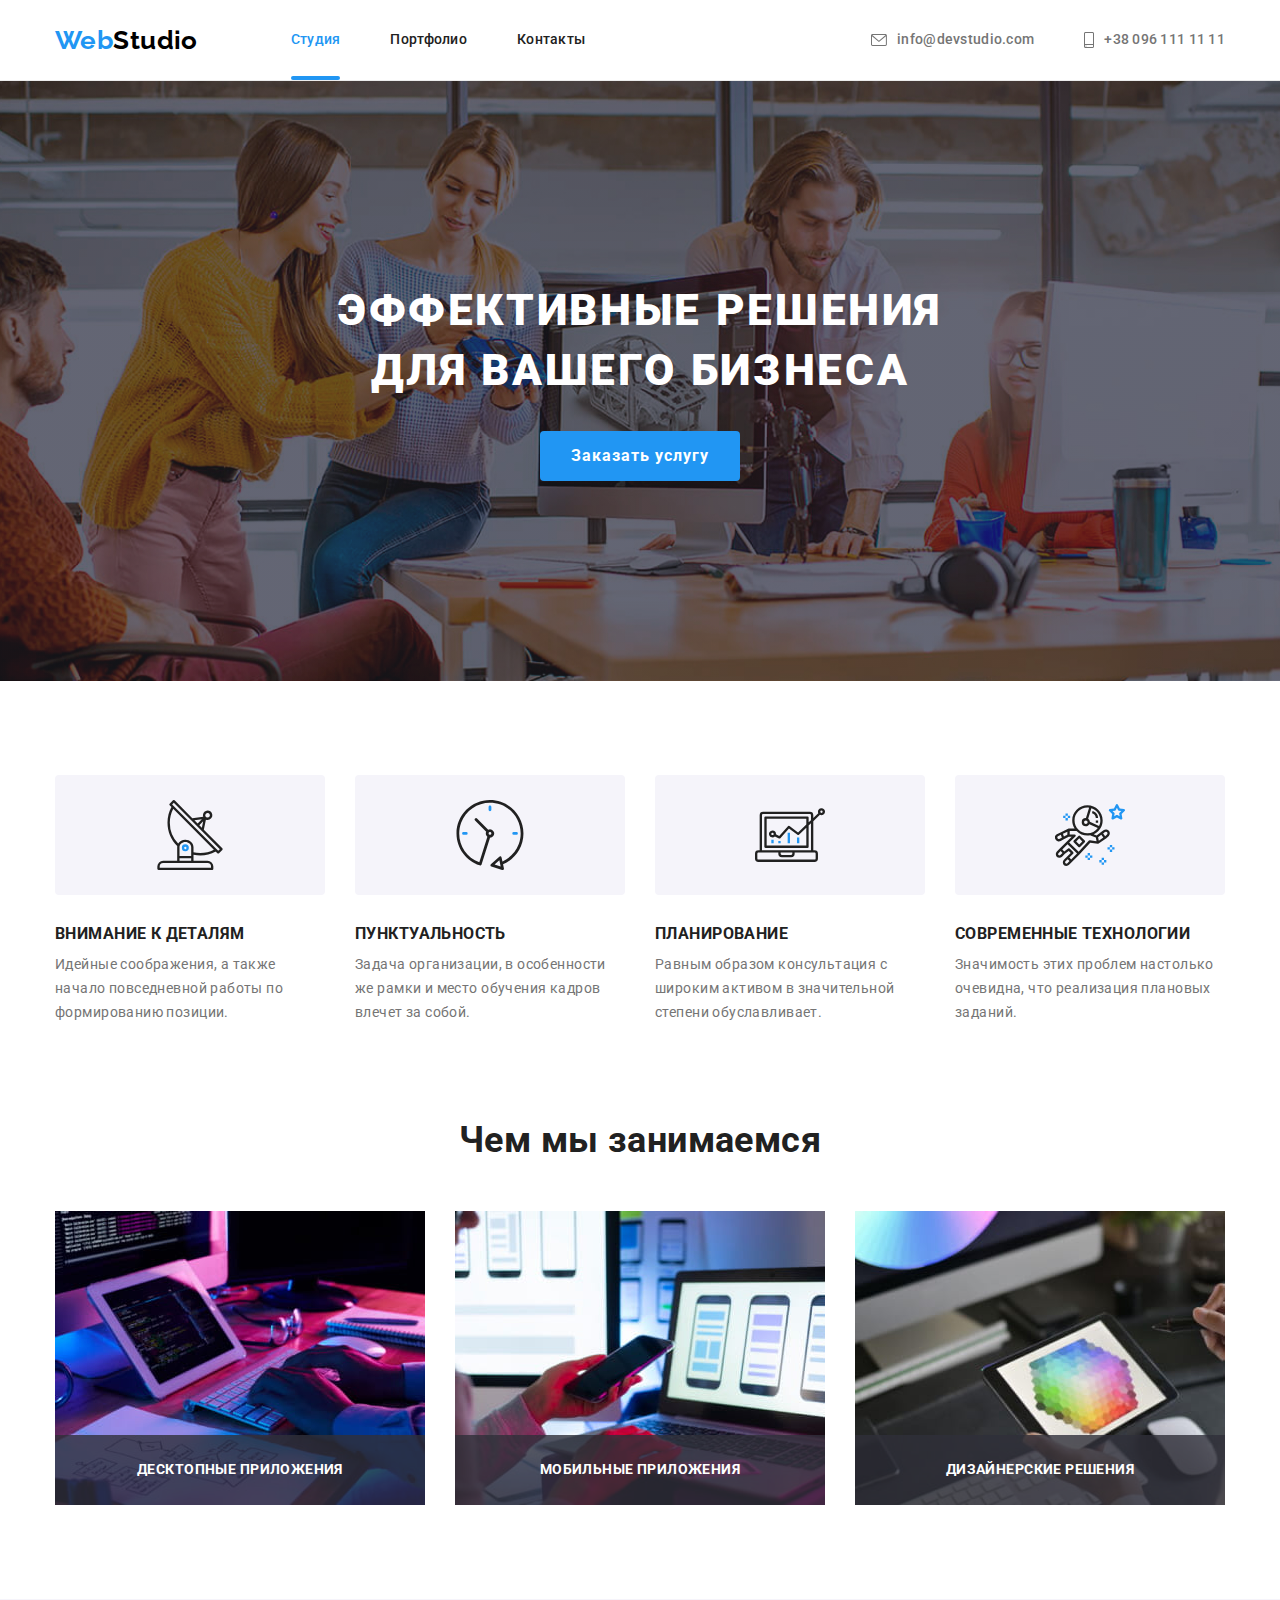
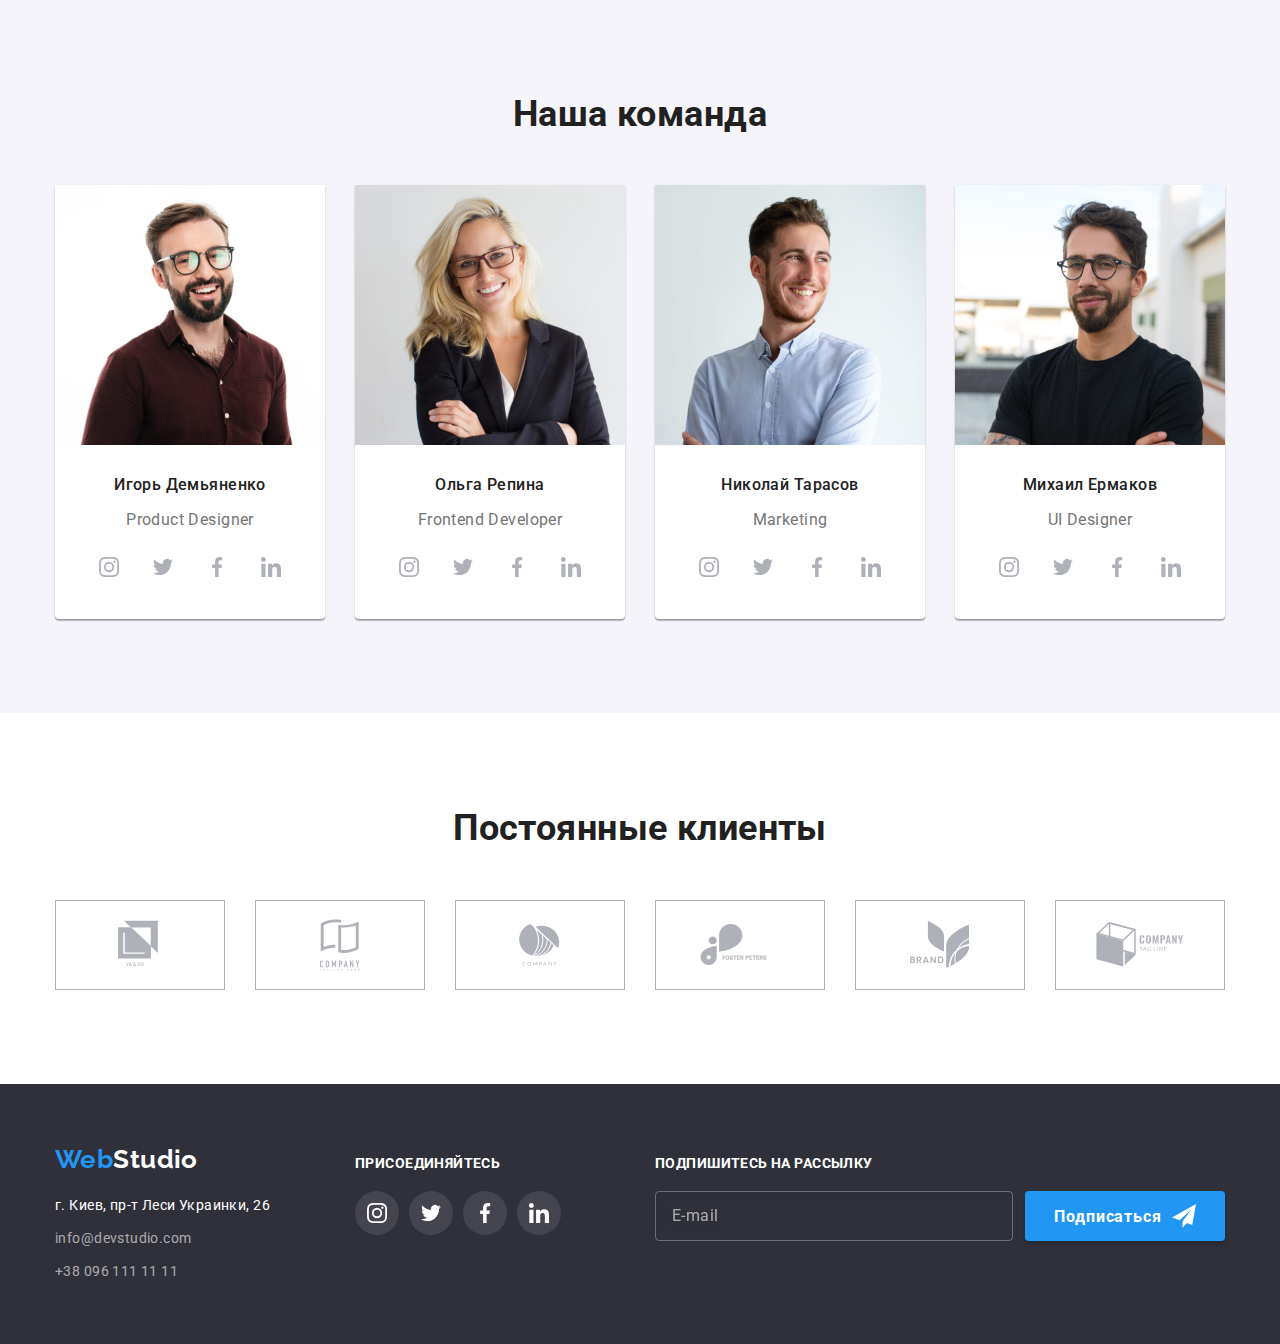
<file: index.html>
<!DOCTYPE html>
<html lang="ru">
<head>
    <meta charset="UTF-8">
    <meta http-equiv="X-UA-Compatible" content="IE=edge">
    <meta name="viewport" content="width=device-width, initial-scale=1.0">
    <title>Студия</title>
    <link rel="stylesheet" href="https://cdnjs.cloudflare.com/ajax/libs/modern-normalize/1.0.0/modern-normalize.min.css">
    <link rel="preconnect" href="https://fonts.gstatic.com">
    <link href="https://fonts.googleapis.com/css2?family=Raleway:wght@700&family=Roboto:wght@400;500;700;900&display=swap"
        rel="stylesheet">
    <link rel="stylesheet" href="./css/styles.css">   
</head>
<body>
    <!--Навигация--> 
    <header>
      <div class="container">
        <nav>
            <a class="logo" href="./index.html">Web<span class="accent-logo">Studio</span></a>
                
                <ul class="site-nav list">
                    <li><a class="link current menu-nav" href="./index.html">Студия</a></li>
                    <li><a class="link menu-nav" href="./portfolio.html">Портфолио</a></li>
                    <li><a class="link menu-nav" href="">Контакты</a></li>
                </ul>
         </nav>
                <ul class="list contacts">
                    <li><a class="link e-maile-phone" href="mailto:info@devstudio.com">
                      <svg class="icon-contacts" width="16" height="12" >
                       <use href="./images/sprite.svg#icon-envelope"></use>
                     </svg> info@devstudio.com</a></li>
                    <li><a class="link e-maile-phone" href="tel:+380961111111">
                      <svg class="icon-contacts" width="10" height="16">
                        <use href="./images/sprite.svg#icon-smartphone"></use>
                      </svg> +38 096 111 11 11</a></li>
                </ul>
      </div>
    </header>
   
    <main>

      <!--Шапка--> 
      <section class="hero">
        <div class="container">
          <h1 class="page-title">Эффективные решения <br/> для вашего бизнеса</h1>
          <button class="button" type="button" data-modal-open>Заказать услугу</button>
        </div>
      </section>

        <!-- Модальное окно - Modal window -->
        <div class="backdrop is-hidden" data-modal>
          <div class="modal">
            <button class="button-close" type="button" data-modal-close>
              <svg class="icon" width="11" height="11">
                <use href="./images/icons.svg#icon-close"></use>
              </svg>
            </button>
            <p class="modal-title">Оставьте свои данные, мы вам перезвоним</p>
            <form class="modal-form" autocomplete="off">
              <div class="form-field">
                <label class="form-label" for="username">Имя</label>
                <input class="form-input" type="text" name="username" id="username"/>
                <svg class="modal-icon" width="18" height="18">
                  <use href="./images/icons.svg#icon-person"></use>
                </svg>
              </div>
              <div class="form-field">
                <label class="form-label" for="user_phone">Телефон</label>
                <input class="form-input" type="tel" name="phone_number" id="user_phone"/>
                <svg class="modal-icon" width="18" height="18">
                  <use href="./images/icons.svg#icon-phone"></use>
                </svg>
              </div>
              <div class="form-field">
                <label class="form-label" for="e_mail">Почта</label>
                <input class="form-input" type="email" name="e_mail" id="e_mail"/>
                <svg class="modal-icon" width="18" height="18">
                  <use href="./images/icons.svg#icon-email"></use>
                </svg>
              </div>
              <div class="form-field">
                <label class="form-label" for="comment">Комментарий</label>
                <textarea class="form-input" name="comment" id="comment" cols="3" rows="10" placeholder="Введите текст"></textarea>
              </div>
              <div class="agreement">
                <input class="modal-checkbox" type="checkbox" name="agree_checkbox" id="agree" required/>
                <label class="agree-label" for="agree">
                  <svg class="agree-icon" width="16" height="15">
                    <use href="./images/icons.svg#icon-check"></use>
                  </svg>
                  <span class="drop-shadow">Соглашаюсь с рассылкой и принимаю <a href="" target="_blank">Условия договора</a></span>
                </label>
              </div>
              <button type="submit" class="button">Отправить</button>
            </form>
          </div>
        </div>
     
      <!--Особенности-->
      <section class="section feature">
        <div class="container">
          <h2 class="visually-hidden">Особенности</h2>
          <ul class="list">
              <li>
                <div class="feature-icon">
                  <svg class="icon" width="70" height="70">
                   <use href="./images/sprite.svg#icon-antenna"></use>
                  </svg> 
                </div>
                  <h3 class="feature-title">Внимание к деталям</h3>
                  <p class="feature-text">Идейные соображения, а также начало повседневной работы по формированию позиции.</p>
              </li>
              <li>
                <div class="feature-icon">
                  <svg class="icon" width="70" height="70">
                    <use href="./images/sprite.svg#icon-clock"></use>
                  </svg>
                </div>
                  <h3 class="feature-title">Пунктуальность</h3>
                  <p class="feature-text">Задача организации, в особенности же рамки и место обучения кадров влечет за собой.</p>
              </li>
              <li>
                <div class="feature-icon">
                  <svg class="icon" width="70" height="70">
                    <use href="./images/sprite.svg#icon-diagram"></use>
                  </svg>
                </div>
                  <h3 class="feature-title">Планирование</h3>
                  <p class="feature-text">Равным образом консультация с широким активом в значительной степени обуславливает.</p>
              </li>
              <li>
                <div class="feature-icon">
                  <svg class="icon" width="70" height="70">
                    <use href="./images/sprite.svg#icon-astronaut"></use>
                  </svg>
                </div>
                  <h3 class="feature-title">Современные технологии</h3>
                  <p class="feature-text">Значимость этих проблем настолько очевидна, что реализация плановых заданий.</p>
              </li>
          </ul>
        </div>
      </section>
  
      <!--Чем мы занимаемся-->
      <section class="section activities">
        <div class="container">
          <h2 class="section-title">Чем мы занимаемся</h2>
          <ul class="list">
              <li class="activities-thumb">
                <img src="./images/box1.jpg" alt="управление с компьютера" width="370" height="294">
                <p>Десктопные приложения</p>
              </li>
              <li class="activities-thumb">
                <img src="./images/box2.jpg" alt="управление со смартфона" width="370" height="294">
                <p>Мобильные приложения</p>
              </li>
              <li class="activities-thumb">
                <img src="./images/box3.jpg" alt="управление с планшета" width="370" height="294">
                <p>Дизайнерские решения</p>
              </li>
          </ul> 
        </div>
      </section>
  
      <!--Наша команда-->
      <section class="section team">
        <div class="container">
          <h2 class="section-title">Наша команда</h2>
          <ul class="list our-team">
              <li class="team-card">
                  <img src="./images/img1.jpg" alt="фото сотрудника" width="270" height="260">
                  <div class="team-card-text">
                    <h3 class="team-name">Игорь Демьяненко</h3>
                    <p class="team-post" lang="en">Product Designer</p>
                    <ul class="list social-links">
                      <li><a href="" target="_blank" rel="noopener noreferrer">
                          <svg class="icon" width="20" height="20">
                            <use href="./images/sprite.svg#icon-instagram"></use>
                          </svg>
                         </a>
                      </li>
                      <li><a href="" target="_blank" rel="noopener noreferrer">
                            <svg class="icon" width="20" height="20">
                              <use href="./images/sprite.svg#icon-twitter"></use>
                            </svg>
                          </a>
                      </li>
                      <li><a href="" target="_blank" rel="noopener noreferrer">
                            <svg class="icon" width="20" height="20">
                              <use href="./images/sprite.svg#icon-facebook"></use>
                            </svg>
                          </a>
                      </li>
                      <li><a href="" target="_blank" rel="noopener noreferrer">
                            <svg class="icon" width="20" height="20">
                              <use href="./images/sprite.svg#icon-linkedin"></use>
                            </svg>
                          </a>
                      </li>
                    </ul>
                  </div>
              </li>
              <li class="team-card">
                  <img src="./images/img2.jpg" alt="фото сотрудника" width="270" height="260">
                  <div class="team-card-text">
                    <h3 class="team-name">Ольга Репина</h3>
                    <p class="team-post" lang="en">Frontend Developer</p>
                    <ul class="list social-links">
                      <li><a href="" target="_blank" rel="noopener noreferrer">
                          <svg class="icon" width="20" height="20">
                            <use href="./images/sprite.svg#icon-instagram"></use>
                          </svg>
                        </a>
                      </li>
                      <li ><a href="" target="_blank" rel="noopener noreferrer">
                          <svg class="icon" width="20" height="20">
                            <use href="./images/sprite.svg#icon-twitter"></use>
                          </svg>
                        </a>
                      </li>
                      <li><a href="" target="_blank" rel="noopener noreferrer">
                          <svg class="icon" width="20" height="20">
                            <use href="./images/sprite.svg#icon-facebook"></use>
                          </svg>
                        </a>
                      </li>
                      <li><a href="" target="_blank" rel="noopener noreferrer">
                          <svg class="icon" width="20" height="20">
                            <use href="./images/sprite.svg#icon-linkedin"></use>
                          </svg>
                        </a>
                      </li>
                    </ul>
                  </div>
              </li>
              <li class="team-card">
                  <img src="./images/img3.jpg" alt="фото сотрудника" width="270" height="260">
                  <div class="team-card-text">
                    <h3 class="team-name">Николай Тарасов</h3>
                    <p class="team-post" lang="en">Marketing</p>
                    <ul class="list social-links">
                      <li><a href="" target="_blank" rel="noopener noreferrer">
                          <svg class="icon" width="20" height="20">
                            <use href="./images/sprite.svg#icon-instagram"></use>
                          </svg>
                        </a>
                      </li>
                      <li><a href="" target="_blank" rel="noopener noreferrer">
                          <svg class="icon" width="20" height="20">
                            <use href="./images/sprite.svg#icon-twitter"></use>
                          </svg>
                        </a>
                      </li>
                      <li><a href="" target="_blank" rel="noopener noreferrer">
                          <svg class="icon" width="20" height="20">
                            <use href="./images/sprite.svg#icon-facebook"></use>
                          </svg>
                        </a>
                      </li>
                      <li><a href="" target="_blank" rel="noopener noreferrer">
                          <svg class="icon" width="20" height="20">
                            <use href="./images/sprite.svg#icon-linkedin"></use>
                          </svg>
                        </a>
                      </li>
                    </ul>
                  </div>
              </li>
              <li class="team-card">
                  <img src="./images/img4.jpg" alt="фото сотрудника" width="270" height="260">
                  <div class="team-card-text">
                    <h3 class="team-name">Михаил Ермаков</h3>
                    <p class="team-post" lang="en">UI Designer</p>
                    <ul class=" list social-links">
                      <li><a href="" target="_blank" rel="noopener noreferrer">
                          <svg class="icon" width="20" height="20">
                            <use href="./images/sprite.svg#icon-instagram"></use>
                          </svg>
                        </a>
                      </li>
                      <li><a href="" target="_blank" rel="noopener noreferrer">
                          <svg class="icon" width="20" height="20">
                            <use href="./images/sprite.svg#icon-twitter"></use>
                          </svg>
                        </a>
                      </li>
                      <li><a href="" target="_blank" rel="noopener noreferrer">
                          <svg class="icon" width="20" height="20">
                            <use href="./images/sprite.svg#icon-facebook"></use>
                          </svg>
                        </a>
                      </li>
                      <li><a href="" target="_blank" rel="noopener noreferrer">
                          <svg class="icon" width="20" height="20">
                            <use href="./images/sprite.svg#icon-linkedin"></use>
                          </svg>
                        </a>
                      </li>
                    </ul>
                  </div>
              </li>
          </ul>
        </div>
      </section>

      <!--Постоянные клиенты - Regular customers-->

      <section class="section customers">
        <div class="container">
          <h2 class="section-title">Постоянные клиенты</h2>
          <ul class="list">
            <li>
              <a href="" target="_blank" rel="noopener noreferrer">
                <svg class="icon" width="44" height="50">
                  <use href="./images/sprite.svg#icon-logo-1"></use>
                </svg>
              </a>
            </li>
            <li>
              <a href="" target="_blank" rel="noopener noreferrer">
                <svg class="icon" width="40" height="52">
                  <use href="./images/sprite.svg#icon-logo-2"></use>
                </svg>
              </a>
            </li>
            <li>
              <a href="" target="_blank" rel="noopener noreferrer">
                <svg class="icon" width="41" height="42">
                  <use href="./images/sprite.svg#icon-logo-3"></use>
                </svg>
              </a>
            </li>
            <li>
              <a href="" target="_blank" rel="noopener noreferrer">
                <svg class="icon" width="80" height="42">
                  <use href="./images/sprite.svg#icon-logo-4"></use>
                </svg>
              </a>
            </li>
            <li>
              <a href="" target="_blank" rel="noopener noreferrer">
                <svg class="icon" width="59" height="47">
                  <use href="./images/sprite.svg#icon-logo-5"></use>
                </svg>
              </a>
            </li>
            <li>
              <a href="" target="_blank" rel="noopener noreferrer">
                <svg class="icon" width="88" height="45">
                  <use href="./images/sprite.svg#icon-logo-6"></use>
                </svg>
              </a>
            </li>
          </ul>
        </div>
      </section>
    </main>

    <!--Подвал-->
    <footer class="dark-bg">
      <div class="container">
        <div class="address">
          <a class="logo" href="./index.html">Web<span class="accent-logo-footer">Studio</span> </a>
          <address class="address-footer">
            <p>г. Киев, пр-т Леси Украинки, 26</p>
            <ul class="list">
              <li class="e-mail-footer"><a class="link e-mail-phone-footer" href="mailto:info@devstudio.com">info@devstudio.com</a></li>
              <li><a class="link e-mail-phone-footer" href="tel:+380961111111">+38 096 111 11 11</a></li>
            </ul>
          </address>
        </div>
        <div class="social-links-footer">
          <h2 class="join">Присоединяйтесь</h2>
          <ul class="list social-links">
            <li><a href="" target="_blank" rel="noopener noreferrer">
              <svg class="icon" width="20" height="20">
                <use href="./images/sprite.svg#icon-instagram"></use>
              </svg></a>
            </li>
            <li><a href="" target="_blank" rel="noopener noreferrer">
              <svg class="icon" width="20" height="20">
                <use href="./images/sprite.svg#icon-twitter"></use>
              </svg></a>
            </li>
            <li><a href="" target="_blank" rel="noopener noreferrer">
              <svg class="icon" width="20" height="20">
                <use href="./images/sprite.svg#icon-facebook"></use>
              </svg></a>
            </li>
            <li><a href="" target="_blank" rel="noopener noreferrer">
              <svg class="icon" width="20" height="20">
                <use href="./images/sprite.svg#icon-linkedin"></use>
              </svg></a>
            </li>
          </ul>
        </div>
        <div class="subscription">
          <h2 class="join">Подпишитесь на рассылку</h2>
          <form class="signup-form" autocomplete="off">
            <label for="email-form"></label>
            <input type="email" name="email-form" id="email-form" class="email" placeholder="E-mail" required/>
            <button type="submit" class="button">
              Подписаться
              <svg class="icon" width="24" height="24">
                <use href="./images/icons.svg#icon-subscribe"></use>
              </svg>
            </button>
          </form>
        </div>
      </div>
    </footer>
    
    <script src="./js/modal.js"></script>
</body>
</html>
</file>
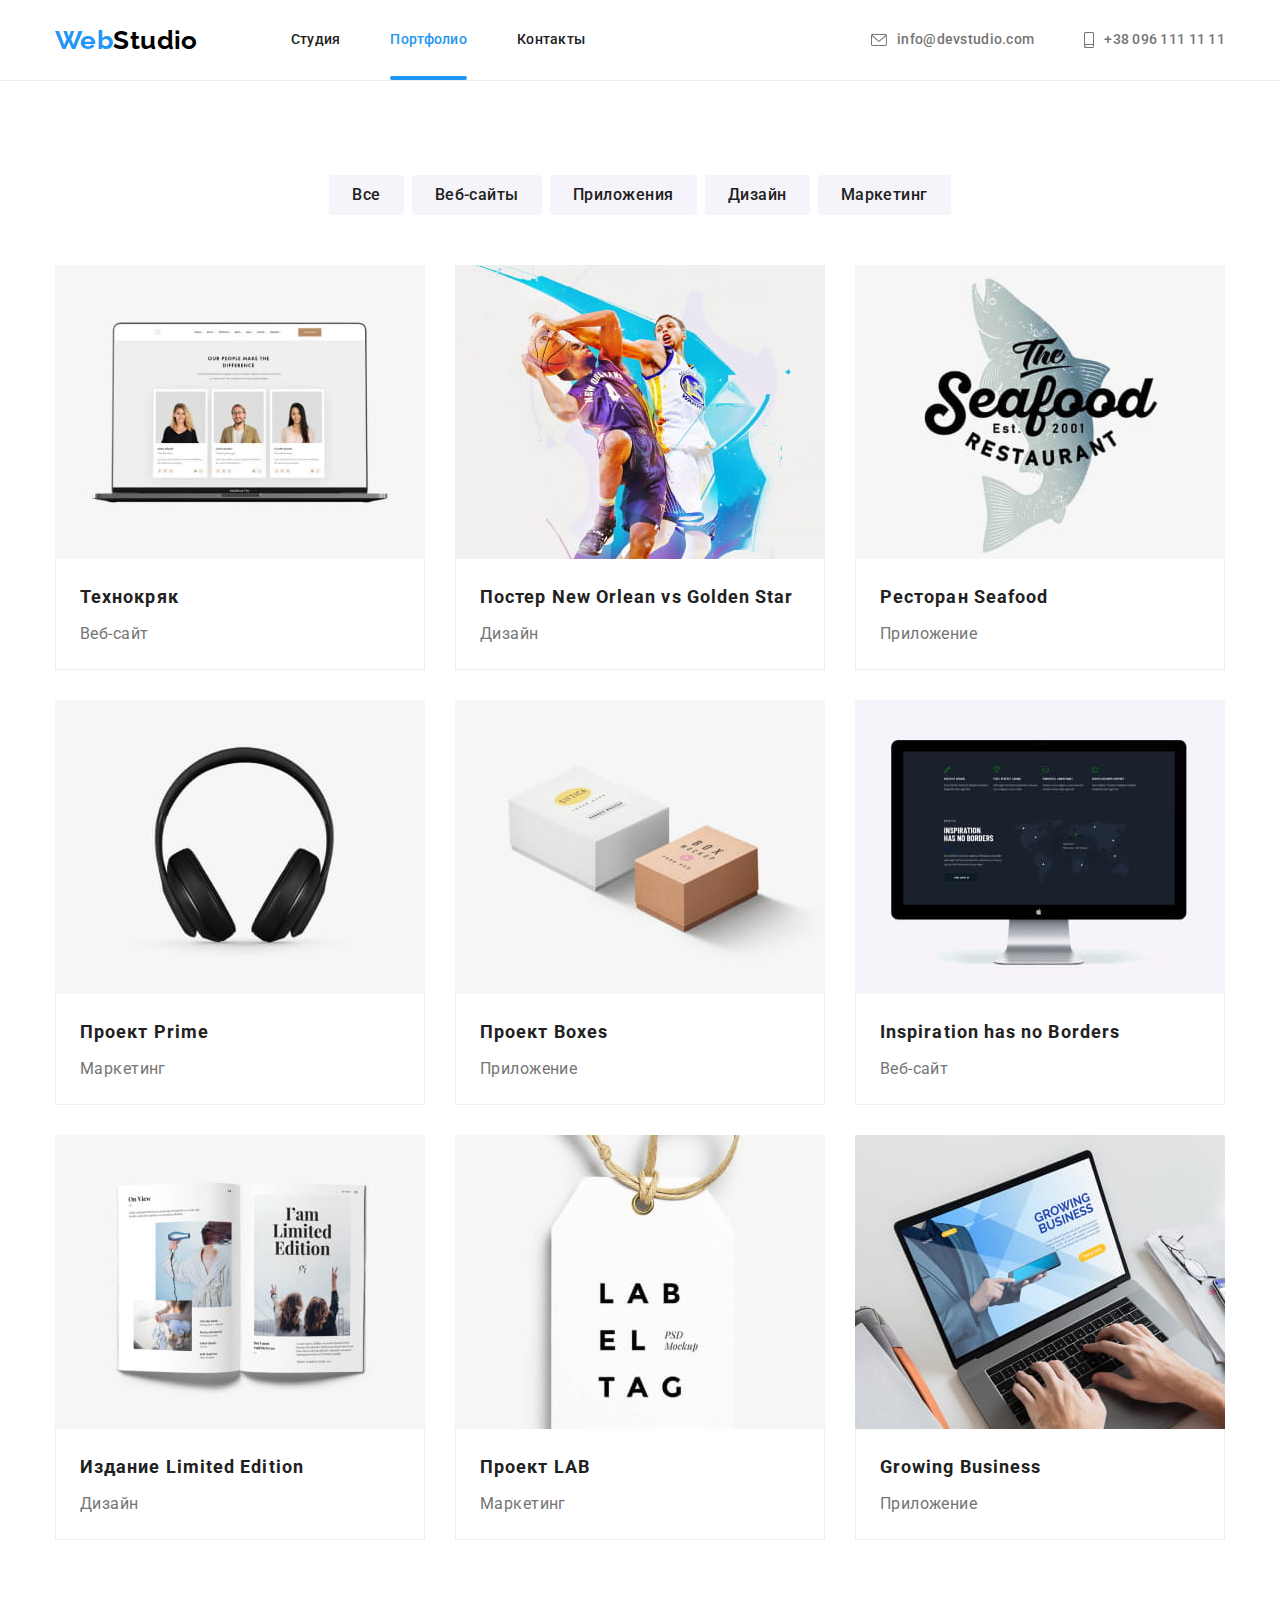
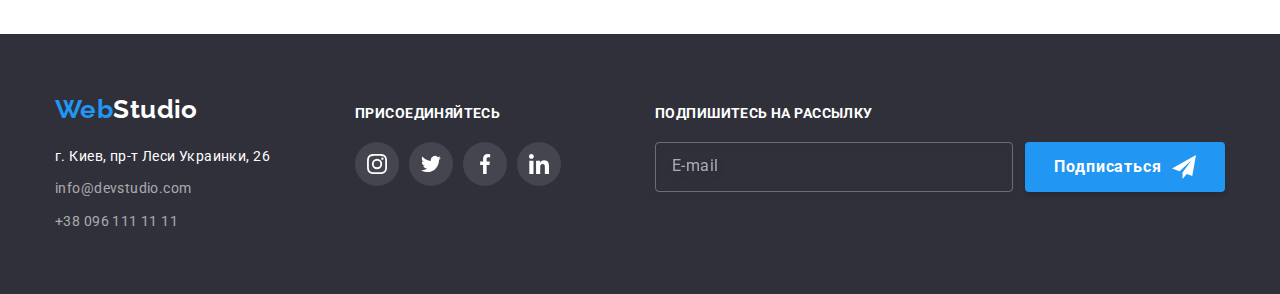
<file: portfolio.html>
<!DOCTYPE html>
<html lang="ru">
<head>
    <meta charset="UTF-8">
    <meta http-equiv="X-UA-Compatible" content="IE=edge">
    <meta name="viewport" content="width=device-width, initial-scale=1.0">
    <title>Портфолио</title>
    <link rel="stylesheet" href="https://cdnjs.cloudflare.com/ajax/libs/modern-normalize/1.0.0/modern-normalize.min.css">
    <link rel="preconnect" href="https://fonts.gstatic.com">
    <link href="https://fonts.googleapis.com/css2?family=Raleway:wght@700&family=Roboto:wght@400;500;700;900&display=swap"
        rel="stylesheet">
    <link rel="stylesheet" href="./css/styles.css">
</head>
<body>
    <!--Навигация-->
  <header>
    <div class="container">
      <nav>
        <a class="logo" href="./index.html">Web<span class="accent-logo">Studio</span></a>
  
        <ul class="site-nav list">
          <li><a class="link menu-nav" href="./index.html">Студия</a></li>
          <li><a class="link current menu-nav" href="./portfolio.html">Портфолио</a></li>
          <li><a class="link menu-nav" href="">Контакты</a></li>
        </ul>
      </nav>
      <ul class="list contacts">
        <li><a class="link e-maile-phone" href="mailto:info@devstudio.com">
            <svg class="icon-contacts" width="16" height="12">
              <use href="./images/sprite.svg#icon-envelope"></use>
            </svg> info@devstudio.com</a></li>
        <li><a class="link e-maile-phone" href="tel:+380961111111">
            <svg class="icon-contacts" width="10" height="16">
              <use href="./images/sprite.svg#icon-smartphone"></use>
            </svg> +38 096 111 11 11</a></li>
      </ul>
    </div>
  </header>
    
    <main>
        <!--Портфолио работ-->
        <section class="section">
          <div class="container">
            <ul class="list filter">
                <li><button class="filter-button" type="button">Все</button></li>
                <li><button class="filter-button" type="button">Веб-сайты</button></li>
                <li><button class="filter-button" type="button">Приложения</button></li>
                <li><button class="filter-button" type="button">Дизайн</button></li>
                <li><button class="filter-button" type="button">Маркетинг</button></li>
            </ul>
            <ul class="list examples">
                <li>
                  <a class="link" href="">
                  <div class="portfolio-thumb">
                    <img src="./images/portfolio/img-1.jpg" alt="изображение веб-сайта" width="370" height="294">
                    <p class="portfolio-overlay">Технокряк это современная площадка распространения коронавируса. Компании используют эту платформу для цифрового
                      шпионажа и атак на защищённые сервера конкурентов.</p>
                  </div>
                  <div class="portfolio-card">
                    <h2 class="portfolio-title">Технокряк</h2>
                    <p class="type-portfolio">Веб-сайт</p>
                  </div>
                  </a>
                </li>
                <li>
                  <a class="link" href="">
                    <div class="portfolio-thumb">
                      <img src="./images/portfolio/img-2.jpg" alt="дизайн постера New Orlean" width="370" height="294">
                      <p class="portfolio-overlay">Технокряк это современная площадка распространения коронавируса. Компании используют эту платформу для цифрового
                          шпионажа и атак на защищённые сервера конкурентов.</p>
                    </div>
                    <div class="portfolio-card">
                      <h2 class="portfolio-title">Постер New Orlean vs Golden Star</h2>
                      <p class="type-portfolio">Дизайн</p>
                    </div>
                  </a>
                </li>
                <li>
                  <a class="link" href="">
                    <div class="portfolio-thumb">
                      <img src="./images/portfolio/img-3.jpg" alt="приложение ресторана Seafood" width="370" height="294">
                      <p class="portfolio-overlay">Технокряк это современная площадка распространения коронавируса. Компании используют эту платформу для цифрового
                          шпионажа и атак на защищённые сервера конкурентов.</p>
                    </div>
                    <div class="portfolio-card">
                      <h2 class="portfolio-title">Ресторан Seafood</h2>
                      <p class="type-portfolio">Приложение</p>
                    </div>
                  </a>
                </li>
                <li>
                  <a class="link" href="">
                    <div class="portfolio-thumb">
                      <img src="./images/portfolio/img-4.jpg" alt="изображение наушников" width="370" height="294">
                      <p class="portfolio-overlay">Технокряк это современная площадка распространения коронавируса. Компании используют эту платформу для цифрового
                          шпионажа и атак на защищённые сервера конкурентов.</p>
                    </div>
                    <div class="portfolio-card">
                      <h2 class="portfolio-title">Проект Prime</h2>
                      <p class="type-portfolio">Маркетинг</p>
                    </div>
                  </a>
                </li>
                <li>
                  <a class="link" href="">
                    <div class="portfolio-thumb">
                      <img src="./images/portfolio/img-5.jpg" alt="изображение коробок" width="370" height="294">
                      <p class="portfolio-overlay">Технокряк это современная площадка распространения коронавируса. Компании используют эту платформу для цифрового
                          шпионажа и атак на защищённые сервера конкурентов.</p>
                    </div>
                    <div class="portfolio-card">
                      <h2 class="portfolio-title">Проект Boxes</h2>
                      <p class="type-portfolio">Приложение</p>
                    </div>
                  </a>
                </li>
                <li>
                  <a class="link" href="">
                    <div class="portfolio-thumb">
                      <img src="./images/portfolio/img-6.jpg" alt="изображение страницы веб-сайта" width="370" height="294">
                      <p class="portfolio-overlay">Технокряк это современная площадка распространения коронавируса. Компании используют эту платформу для цифрового
                          шпионажа и атак на защищённые сервера конкурентов.</p>
                    </div>
                    <div class="portfolio-card">
                      <h2 class="portfolio-title">Inspiration has no Borders</h2>
                      <p class="type-portfolio">Веб-сайт</p>
                    </div>
                  </a>
                </li>
                <li>
                  <a class="link" href="">
                    <div class="portfolio-thumb">
                      <img src="./images/portfolio/img-7.jpg" alt="дизайн издания Limited Edition" width="370" height="294">
                      <p class="portfolio-overlay">Технокряк это современная площадка распространения коронавируса. Компании используют эту платформу для цифрового
                          шпионажа и атак на защищённые сервера конкурентов.</p>
                    </div>
                    <div class="portfolio-card">
                      <h2 class="portfolio-title">Издание Limited Edition</h2>
                      <p class="type-portfolio">Дизайн</p>
                    </div>
                  </a>
                </li>
                <li>
                  <a class="link" href="">
                    <div class="portfolio-thumb">
                      <img src="./images/portfolio/img-8.jpg" alt="изображение проекта LAB" width="370" height="294">
                      <p class="portfolio-overlay">Технокряк это современная площадка распространения коронавируса. Компании используют эту платформу для цифрового
                          шпионажа и атак на защищённые сервера конкурентов.</p>
                    </div>
                    <div class="portfolio-card">
                      <h2 class="portfolio-title">Проект LAB</h2>
                      <p class="type-portfolio">Маркетинг</p>
                    </div>
                  </a>
                </li>
                <li>
                  <a class="link" href="">
                    <div class="portfolio-thumb">
                      <img src="./images/portfolio/img-9.jpg" alt="приложение Growing Business" width="370" height="294">
                      <p class="portfolio-overlay">Технокряк это современная площадка распространения коронавируса. Компании используют эту платформу для цифрового
                          шпионажа и атак на защищённые сервера конкурентов.</p>
                    </div>
                    <div class="portfolio-card">
                      <h2 class="portfolio-title">Growing Business</h2>
                      <p class="type-portfolio">Приложение</p>
                    </div>
                  </a>
                </li>
            </ul>
          </div>
        </section>
    </main>

    <!--Подвал-->
    <footer class="dark-bg">
      <div class="container">
        <div class="address">
          <a class="logo" href="./index.html">Web<span class="accent-logo-footer">Studio</span> </a>
          <address class="address-footer">
            <p>г. Киев, пр-т Леси Украинки, 26</p>
            <ul class="list">
              <li class="e-mail-footer"><a class="link e-mail-phone-footer" href="mailto:info@devstudio.com">info@devstudio.com</a></li>
              <li><a class="link e-mail-phone-footer" href="tel:+380961111111">+38 096 111 11 11</a></li>
            </ul>
          </address>
        </div>
        <div class="social-links-footer">
          <h2 class="join">Присоединяйтесь</h2>
          <ul class="list social-links">
            <li>
              <a href="" target="_blank" rel="noopener noreferrer">
                <svg class="icon" width="20" height="20">
                  <use href="./images/sprite.svg#icon-instagram"></use>
                </svg>
              </a>
            </li>
            <li>
              <a href="" target="_blank" rel="noopener noreferrer">
                <svg class="icon" width="20" height="20">
                  <use href="./images/sprite.svg#icon-twitter"></use>
                </svg>
              </a>
            </li>
            <li>
              <a href="" target="_blank" rel="noopener noreferrer">
                <svg class="icon" width="20" height="20">
                  <use href="./images/sprite.svg#icon-facebook"></use>
                </svg>
              </a>
            </li>
            <li>
              <a href="" target="_blank" rel="noopener noreferrer">
                <svg class="icon" width="20" height="20">
                  <use href="./images/sprite.svg#icon-linkedin"></use>
                </svg>
              </a>
            </li>
          </ul>
        </div>
        <div class="subscription">
          <h2 class="join">Подпишитесь на рассылку</h2>
          <form class="signup-form">
            <label for="email-form"></label>
            <input type="email" name="email-form" id="email-form" class="email" placeholder="E-mail" required />
            <button type="submit" class="button">
              Подписаться
              <svg class="icon" width="24" height="24">
                <use href="./images/icons.svg#icon-subscribe"></use>
              </svg>
            </button>
          </form>
        </div>
      </div>
    </footer>
    
</body>
</html>
</file>
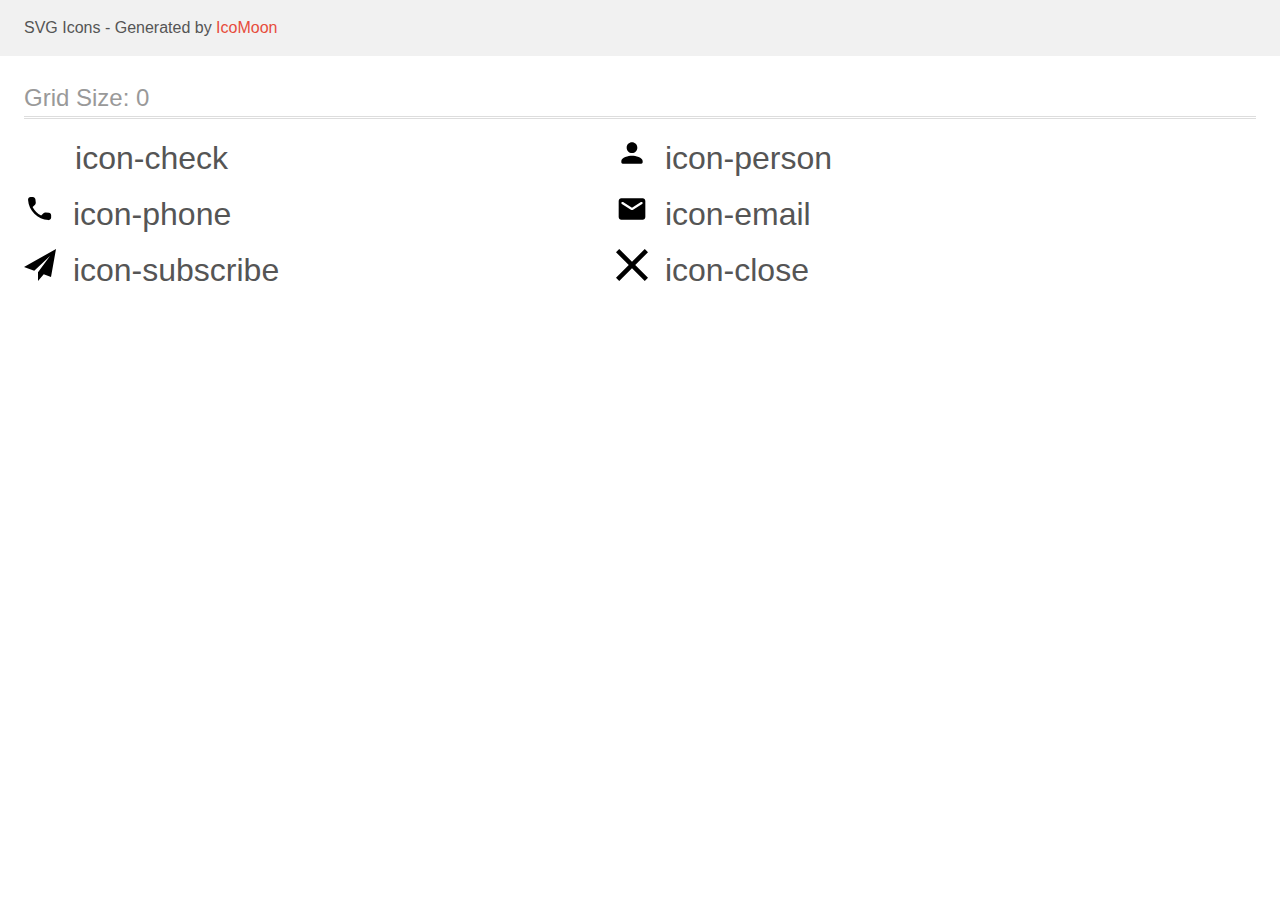
<file: images/modal-icon/icomoon/demo.html>
<!doctype html>
<html>
<head>
    <title>IcoMoon - SVG Icons</title>
    <meta charset="utf-8">
    <meta name="viewport" content="width=device-width, initial-scale=1">
    <link rel="stylesheet" href="demo-files/demo.css">
    <link rel="stylesheet" href="style.css">
</head>
<body>
<svg aria-hidden="true" style="position: absolute; width: 0; height: 0; overflow: hidden;" version="1.1" xmlns="http://www.w3.org/2000/svg" xmlns:xlink="http://www.w3.org/1999/xlink">
<defs>
<symbol id="icon-check" viewBox="0 0 34 32">
<path fill="#fff" style="fill: var(--color1, #fff); stroke: var(--color1, #fff)" stroke="#fff" stroke-linejoin="miter" stroke-linecap="butt" stroke-miterlimit="4" stroke-width="0.4267" d="M8.442 16.538l-0.147-0.141-0.147 0.139-2.057 1.95 0.162 0.156 7.605 7.253 0.147-0.141 16.171-15.426-0.162-0.154-2.029-1.935-0.147 0.141-13.98 13.325-5.417-5.167z"></path>
</symbol>
<symbol id="icon-person" viewBox="0 0 32 32">
<path d="M16 16c2.946 0 5.333-2.388 5.333-5.333s-2.388-5.333-5.333-5.333v0c-2.946 0-5.333 2.388-5.333 5.333s2.388 5.333 5.333 5.333v0zM16 18.667c-3.561 0-10.667 1.787-10.667 5.333v1.333c0 0.732 0.599 1.333 1.333 1.333h18.667c0.732 0 1.333-0.601 1.333-1.333v-1.333c0-3.547-7.108-5.333-10.667-5.333z"></path>
</symbol>
<symbol id="icon-phone" viewBox="0 0 32 32">
<path d="M24.882 19.774l-3.268-0.373c-0.090-0.011-0.194-0.018-0.299-0.018-0.707 0-1.348 0.287-1.811 0.75l-2.368 2.368c-3.669-1.894-6.585-4.81-8.427-8.372l-0.051-0.108 2.382-2.377c0.463-0.463 0.75-1.103 0.75-1.81 0-0.106-0.006-0.21-0.019-0.312l0.001 0.012-0.373-3.243c-0.155-1.287-1.24-2.276-2.557-2.276-0.001 0-0.002 0-0.003 0h-2.226c-1.454 0-2.663 1.209-2.574 2.663 0.683 10.987 9.47 19.76 20.444 20.443 1.452 0.089 2.663-1.12 2.663-2.574v-2.226c0-0.004 0-0.008 0-0.012 0-1.308-0.985-2.386-2.253-2.532l-0.012-0.001z"></path>
</symbol>
<symbol id="icon-email" viewBox="0 0 32 32">
<path d="M26.667 5.333h-21.333c-1.467 0-2.652 1.2-2.652 2.667l-0.014 16c0 1.467 1.2 2.667 2.667 2.667h21.333c1.467 0 2.667-1.2 2.667-2.667v-16c0-1.467-1.2-2.667-2.667-2.667zM26.133 11.001l-9.426 5.892c-0.201 0.126-0.446 0.2-0.708 0.2s-0.506-0.075-0.713-0.204l0.006 0.003-9.426-5.892c-0.336-0.201-0.557-0.562-0.557-0.975 0-0.625 0.507-1.132 1.132-1.132 0.233 0 0.449 0.070 0.629 0.19l-0.004-0.003 8.933 5.586 8.933-5.588c0.176-0.118 0.392-0.188 0.624-0.188 0.625 0 1.132 0.507 1.132 1.132 0 0.413-0.221 0.775-0.552 0.972l-0.005 0.003z"></path>
</symbol>
<symbol id="icon-subscribe" viewBox="0 0 32 32">
<path d="M32 0l-32 18 10.227 3.787 15.773-14.787-11.997 16.187 0.009 0.003-0.012-0.003v8.813l5.735-6.691 7.267 2.691 4.999-28z"></path>
</symbol>
<symbol id="icon-close" viewBox="0 0 32 32">
<path d="M32 3.223l-3.223-3.223-12.777 12.777-12.777-12.777-3.223 3.223 12.777 12.777-12.777 12.777 3.223 3.223 12.777-12.777 12.777 12.777 3.223-3.223-12.777-12.777 12.777-12.777z"></path>
</symbol>
</defs>
</svg>

<header class="bgc1 clearfix">
<div class="mhl">
    <p>SVG Icons - Generated by <a href="https://icomoon.io/app">IcoMoon</a></p>
</div>
</header>
    <div class="clearfix mhl ptl">
        <h1 class="mvm mtn fgc1">Grid Size: 0</h1>
        <div class="glyph fs1">
            <div class="clearfix pbs">
                <svg class="icon icon-check"><use xlink:href="#icon-check"></use></svg><span class="name"> icon-check</span>
            </div>
        </div>
        <div class="glyph fs1">
            <div class="clearfix pbs">
                <svg class="icon icon-person"><use xlink:href="#icon-person"></use></svg><span class="name"> icon-person</span>
            </div>
        </div>
        <div class="glyph fs1">
            <div class="clearfix pbs">
                <svg class="icon icon-phone"><use xlink:href="#icon-phone"></use></svg><span class="name"> icon-phone</span>
            </div>
        </div>
        <div class="glyph fs1">
            <div class="clearfix pbs">
                <svg class="icon icon-email"><use xlink:href="#icon-email"></use></svg><span class="name"> icon-email</span>
            </div>
        </div>
        <div class="glyph fs1">
            <div class="clearfix pbs">
                <svg class="icon icon-subscribe"><use xlink:href="#icon-subscribe"></use></svg><span class="name"> icon-subscribe</span>
            </div>
        </div>
        <div class="glyph fs1">
            <div class="clearfix pbs">
                <svg class="icon icon-close"><use xlink:href="#icon-close"></use></svg><span class="name"> icon-close</span>
            </div>
        </div>
  </div>
<script defer src="svgxuse.js"></script>
</body>
</html>
</file>
<file: css/styles.css>
:root {
  --primary-text-color: #757575;
  --title-text-color: #212121;
  --accent-color: #2196f3;
  --dark-bg-text-color: #ffffff;
  --accent-button-color: #188ce8;
  --dark-bg-color: #2f303a;
  --hero-bg: #e5e5e5;
  --team-bg-color: #f5f4fa;
  --border-header: #ececec;
  --border-examples: #eeeeee;
  --icon-bg: #44454e;
  --icon-color: #afb1b8;
  --box-shadow: 0px 1px 3px rgba(0, 0, 0, 0.12), 0px 1px 1px rgba(0, 0, 0, 0.14), 0px 2px 1px rgba(0, 0, 0, 0.2);
  --box-shadow-btn: 0px 3px 1px rgba(0, 0, 0, 0.1), 0px 1px 2px rgba(0, 0, 0, 0.08), 0px 2px 2px rgba(0, 0, 0, 0.12);
  --box-shadow-examples: 0px 1px 1px rgba(0, 0, 0, 0.12), 0px 4px 4px rgba(0, 0, 0, 0.06),
    1px 4px 6px rgba(0, 0, 0, 0.16);

  --animation: 250ms cubic-bezier(0.4, 0, 0.2, 1);
}

html {
  box-sizing: border-box;
}

*,
*::after,
*::before {
  box-sizing: inherit;
}

body {
  font-family: 'Roboto', sans-serif;
  font-weight: 400;
  font-size: 14px;
  line-height: 1.71;
  letter-spacing: 0.03em;
  color: var(--primary-text-color);
}

h1,
h2,
h3,
h4,
h5,
h6,
p {
  margin-top: 0;
}

img {
  display: block;
  max-width: 100%;
  height: auto;
}

address {
  font-style: normal;
}

.visually-hidden {
  position: absolute !important;
  clip: rect(1px 1px 1px 1px);
  clip: rect(1px, 1px, 1px, 1px);
  padding: 0 !important;
  border: 0 !important;
  height: 1px !important;
  width: 1px !important;
  overflow: hidden;
}

.list {
  list-style: none;
  padding-left: 0;
  margin: 0;
}
.link {
  text-decoration: none;
  color: inherit;
}
.link:hover,
.link:focus {
  color: var(--accent-color);
}

.container {
  width: 1200px;
  margin-left: auto;
  margin-right: auto;
  padding-left: 15px;
  padding-right: 15px;
}

/* Верхняя линия - header */

.logo {
  font-family: 'Raleway', sans-serif;
  font-weight: 700;
  font-size: 26px;
  line-height: 1.19;
  color: var(--accent-color);
  text-decoration: none;
  margin-right: 93px;
}

.accent-logo {
  color: #000000;
}

/* Навигация сайта */

nav {
  display: flex;
  align-items: center;
}

.site-nav {
  display: flex;
}

.current {
  position: relative;
}
.current::after {
  content: '';
  position: absolute;
  width: 100%;
  height: 4px;
  left: 0;
  bottom: 0;
  background-color: var(--accent-color);
  border-radius: 2px;
}

.contacts {
  display: flex;
}

.site-nav > li:not(:first-child),
.contacts > li:not(:first-child) {
  margin-left: 50px;
}

.site-nav .link {
  color: var(--title-text-color);
  transition: color var(--animation);
}

.site-nav .link:hover,
.site-nav .link:focus {
  color: var(--accent-color);
}

.site-nav .link.current {
  color: var(--accent-color);
}

.menu-nav {
  font-weight: 500;
  font-size: 14px;
  line-height: 1.14;
  letter-spacing: 0.02em;
  color: var(--title-text-color);
  padding-top: 32px;
  padding-bottom: 32px;
  display: flex;
  align-items: center;
}

.e-maile-phone {
  font-weight: 500;
  font-size: 14px;
  line-height: 1.14;
  letter-spacing: 0.02em;
  color: var(--primary-text-color);
  transition: color var(--animation);
  padding-top: 32px;
  padding-bottom: 32px;
  display: flex;
  align-items: center;
}

.contacts .link:hover .e-maile-phone,
.contacts .link:focus .e-maile-phone {
  color: var(--accent-color);
}

.icon-contacts {
  margin-right: 10px;
  fill: var(--primary-text-color);
  transition: fill var(--animation);
}

.contacts .link:hover .icon-contacts,
.contacts .link:focus .icon-contacts {
  fill: var(--accent-color);
  /*stroke: var(--accent-color);*/
}

header {
  border-bottom: 1px solid var(--border-header);
}

header > .container {
  display: flex;
  justify-content: space-between;
  align-items: center;
}

/* Кнопка "Заказать услугу" */

.button {
  cursor: pointer;
  font-family: inherit;
  font-weight: 700;
  font-size: 16px;
  line-height: 1.87;
  letter-spacing: 0.06em;
  color: var(--dark-bg-text-color);
  background-color: var(--accent-color);

  min-width: 200px;
  height: 50px;
  border: transparent;
  border-radius: 4px;

  transition: background-color var(--animation);
}

.button:hover,
.button:focus {
  background-color: var(--accent-button-color);
}

.button-close {
  cursor: pointer;
  position: absolute;
  display: flex;
  top: 8px;
  right: 8px;
  width: 30px;
  height: 30px;
  border-radius: 50%;
  border: 1px solid rgba(0, 0, 0, 0.1);

  justify-content: center;
  align-items: center;
  background-color: var(--dark-bg-text-color);
}

.button-close .icon {
  fill: #000000;
  transition: fill var(--animation);
}

.button-close:hover .icon,
.button-close:focus .icon {
  fill: var(--accent-color);
}

/* Модальное окно - Modal window */

.backdrop {
  position: fixed;
  top: 0;
  left: 0;
  width: 100vw;
  height: 100vh;
  background-color: rgba(0, 0, 0, 0.2);
  opacity: 1;
  visibility: visible;
  transition: opacity var(--animation), visibility var(--animation);
}

.backdrop.is-hidden {
  opacity: 0;
  visibility: hidden;
  pointer-events: none;
}

.backdrop.is-hidden .modal {
  transform: translate(-50%, -50%) scale(0.7);
}

.modal {
  min-width: 528px;
  min-height: 581px;
  background-color: var(--dark-bg-text-color);

  position: absolute;
  top: 50%;
  left: 50%;
  transform: translate(-50%, -50%) scale(1);
  transition: transform var(--animation);

  padding: 40px;
  z-index: 50;

  box-shadow: var(--box-shadow);
  border-radius: 4px;
}

/* Modal form */

.modal-title {
  display: flex;
  justify-content: center;
  align-items: center;

  font-weight: 700;
  font-size: 20px;
  line-height: 1.15;
  text-align: center;
  letter-spacing: 0.03em;
  color: var(--title-text-color);
  /*padding: 0;
  margin: 0;*/
  margin-bottom: 12px;
}

.modal-icon {
  position: absolute;
  bottom: 11px;
  left: 12px;

  fill: var(--title-text-color);
  transition: fill var(--animation);
}

.form-field {
  position: relative;
  margin-bottom: 10px;
}

.form-label {
  cursor: pointer;
  display: block;
  font-size: 12px;
  line-height: 1.17;
  letter-spacing: 0.01em;
  margin-bottom: 4px;
}

.form-input {
  cursor: pointer;
  display: block;
  height: 40px;
  width: 100%;

  padding: 0 42px;

  border: 1px solid rgba(33, 33, 33, 0.2);
  border-radius: 4px;
  resize: none;
  transition: border var(--animation);
}

textarea.form-input {
  height: 120px;
  resize: none;
  padding: 12px 16px;
  margin-bottom: 20px;
}

.modal-form .form-input:hover,
.modal-form .form-input:focus {
  border-color: var(--accent-color);
}

.modal-form .form-input:hover + .modal-icon,
.modal-form .form-input:focus + .modal-icon {
  fill: var(--accent-color);
}

.form-input::placeholder {
  font-weight: 400;
  font-size: 14px;
  line-height: 1.14;
  letter-spacing: 0.01em;
  color: rgba(117, 117, 117, 0.5);
}

.form-input:not(:placeholder-shown) {
  font-size: 14px;
  line-height: 1.14;
  letter-spacing: 0.01em;
}

.form-field:focus-within .form-input {
  border: 1px solid var(--accent-color);
  outline: none;
  /*color: var(--accent-color);*/
}

.form-field:focus-within .modal-icon {
  fill: var(--accent-color);
}

.agreement {
  position: relative;
  margin-bottom: 30px;
}

.agreement input {
  position: absolute;
  top: 0;
  left: 0;
  appearance: none;
  cursor: pointer;
}

.agree-label {
  display: flex;
  align-items: center;
  justify-content: center;
}

.agree-icon {
  border: 2px solid var(--title-text-color);
  border-radius: 2px;
  fill: var(--dark-bg-text-color);
  transition: fill var(--animation), border var(--animation);
  margin-right: 7px;
  cursor: pointer;
  box-shadow: 0px 4px 4px rgba(0, 0, 0, 0.25);
}

.drop-shadow {
  filter: drop-shadow(0px 4px 4px rgba(0, 0, 0, 0.25));
}

.modal-checkbox:focus + .agree-label .agree-icon {
  border: 2px solid var(--accent-color);
}

.modal-checkbox:checked + .agree-label .agree-icon {
  background-color: var(--accent-color);
  border: 2px solid var(--accent-color);
}

.agreement a {
  color: var(--accent-color);
}

form .button {
  display: block;
  margin-left: auto;
  margin-right: auto;
  box-shadow: 0px 4px 4px rgba(0, 0, 0, 0.15);
}

form .button:active {
  background: var(--accent-button-color);
  box-shadow: 0px 4px 4px rgba(0, 0, 0, 0.15);
  /*outline: none;*/
}

/* Шапка главной страницы - hero block on main page */

.hero {
  background-color: var(--dark-bg-color);
  background-image: linear-gradient(to right, rgba(47, 48, 58, 0.4), rgba(47, 48, 58, 0.4)), url(../images/hero/img.jpg);
  background-repeat: no-repeat;
  background-position: center;
  background-size: cover;
  max-width: 1600px;
  margin-left: auto;
  margin-right: auto;

  color: var(--dark-bg-text-color);
  text-align: center;
  padding-bottom: 200px;
  padding-top: 200px;
}

.page-title {
  font-weight: 900;
  font-size: 44px;
  line-height: 1.36;
  text-align: center;
  letter-spacing: 0.06em;
  text-transform: uppercase;
  color: var(--dark-bg-text-color);

  width: 55%;
  margin-right: auto;
  margin-left: auto;
  margin-bottom: 30px;
}

.section-title {
  font-weight: 700;
  font-size: 36px;
  line-height: 1.17;
  text-align: center;
  color: var(--title-text-color);
}

/* Отступ - standoff */

.section {
  padding-top: 94px;
  padding-bottom: 94px;
}

/* Особенности - features */

.feature-icon {
  background-color: var(--team-bg-color);
  border-radius: 4px;
  margin-bottom: 30px;
  width: 270px;
  height: 120px;
  display: flex;
  justify-content: center;
  align-items: center;
}

.feature li {
  margin-left: 30px;
  flex-basis: calc((100% - 90px) / 3);
}
.feature .list {
  display: flex;
  margin-left: -30px;
}

.feature-title {
  font-weight: 700;
  line-height: 1.14;
  text-transform: uppercase;
  color: var(--title-text-color);
  margin-bottom: 10px;
}

.feature-text {
  margin-bottom: 0;
}

/* Чем мы занимаемся - activities */

.activities {
  padding-top: 0;
}

.activities li {
  margin-left: 30px;
  flex-basis: calc((100% - 90px) / 3);
}

.activities .list {
  display: flex;
  margin-left: -30px;
}

.activities .section-title {
  margin-bottom: 50px;
}

.activities-thumb {
  position: relative;
}

.activities-thumb p {
  position: absolute;

  bottom: 0;
  width: 100%;
  height: 70px;
  padding: 27px 0;
  margin-bottom: 0;

  font-weight: 700;
  line-height: 1.14;
  text-align: center;
  text-transform: uppercase;
  color: var(--dark-bg-text-color);
  background-color: rgba(47, 48, 58, 0.8);
}

/* Наша команда */

.team {
  background-color: var(--team-bg-color);
}

.team .section-title {
  margin-bottom: 50px;
}

.list.our-team {
  display: flex;
  margin-left: -30px;
  text-align: center;
}

.team-card {
  margin-left: 30px;
  flex-basis: calc((100% - 90px) / 3);
  box-shadow: var(--box-shadow);
  border-radius: 0px 0px 4px 4px;
  background-color: var(--dark-bg-text-color);
}
.team-name {
  font-weight: 500;
  font-size: 16px;
  line-height: 1.19;
  text-align: center;
  color: var(--title-text-color);
}

.team-post {
  font-size: 16px;
  line-height: 1.19;
  text-align: center;
  margin-bottom: 0;
}

.team-card-text {
  padding-top: 30px;
  padding-bottom: 30px;
  padding-right: 10px;
  padding-left: 10px;
}

.team p {
  margin-bottom: 16px;
}

.social-links {
  display: inline-flex;
}

.social-links a {
  display: flex;
  justify-content: center;
  align-items: center;
  width: 44px;
  height: 44px;
  border-radius: 50%;
  transition: background-color var(--animation);
}
.social-links li:not(:last-child) {
  margin-right: 10px;
}
.social-links .icon {
  fill: var(--icon-color);
  transition: fill var(--animation);
}

.social-links a:hover,
.social-links a:focus {
  background-color: var(--accent-color);
}
.social-links a:hover .icon,
.social-links a:focus .icon {
  fill: var(--dark-bg-text-color);
}

/* Постоянные клиенты - Regular customers */

.customers .section-title {
  margin-bottom: 50px;
}
.customers .list {
  display: flex;
}

.customers li {
  width: calc((100% - 30px * 5) / 6);
}

.customers li:not(:last-child) {
  margin-right: 30px;
}
.customers a {
  display: flex;
  /*width: 170px;*/
  height: 90px;
  justify-content: center;
  align-items: center;
  border: 1px solid rgba(175, 177, 184, 1);
  transition: border var(--animation);
}
.customers .icon {
  fill: var(--icon-color);
  transition: fill var(--animation);
}

.customers a:hover,
.customers a:focus {
  border: 1px solid var(--accent-color);
}
.customers a:hover .icon,
.customers a:focus .icon {
  fill: var(--accent-color);
}

/* Портфолио */

.filter {
  display: flex;
  justify-content: center;
  margin-bottom: 50px;
}

.filter > li:not(:first-child) {
  margin-left: 8px;
}

.filter-button {
  font-family: inherit;
  padding: 6px 22px;
  font-weight: 500;
  font-size: 16px;
  line-height: 1.62;
  text-align: center;
  letter-spacing: 0.03em;
  color: var(--title-text-color);
  background-color: var(--team-bg-color);
  /*border: 0;*/
  border: 1px solid transparent;
  border-radius: 4px;
  transition: color var(--animation), background-color var(--animation), box-shadow var(--animation);
}

.filter-button:hover,
.filter-button:focus {
  cursor: pointer;
  background-color: var(--accent-color);
  color: var(--dark-bg-text-color);
  box-shadow: var(--box-shadow-btn);
}

.examples {
  display: flex;
  flex-wrap: wrap;
  margin-left: -30px;
  margin-bottom: -30px;
}
.examples li {
  margin-left: 30px;
  margin-bottom: 30px;
  flex-basis: calc(100% / 3 - 30px);
}

/* Синий оверлей */

.portfolio-thumb {
  position: relative;
  overflow: hidden;
}

.portfolio-overlay {
  position: absolute;
  top: 0;
  left: 0;
  /*bottom: 0;
  right: 0;*/
  margin-bottom: 0;
  display: flex;
  align-items: center;
  padding: 63px 24px;
  width: 100%;
  height: 100%;
  font-size: 18px;
  line-height: 1.56;
  color: var(--dark-bg-text-color);
  background-color: rgba(33, 150, 243, 0.9);
  transform: translateY(100%);
  transition: transform var(--animation);
}

.portfolio-card {
  padding: 20px 24px;
  border-right: 1px solid var(--border-examples);
  border-bottom: 1px solid var(--border-examples);
  border-left: 1px solid var(--border-examples);
  /*background-color: var(--dark-bg-text-color);*/
}

.portfolio-title {
  font-weight: 700;
  font-size: 18px;
  line-height: 2;
  letter-spacing: 0.06em;
  color: var(--title-text-color);
  margin-bottom: 4px;
}

.type-portfolio {
  font-size: 16px;
  line-height: 1.87;
  margin-bottom: 0;
  color: var(--primary-text-color);
}

.examples a {
  display: inline-block;
  transition: box-shadow var(--animation);
}

.examples a:hover,
.examples a:focus {
  box-shadow: var(--box-shadow-examples);
}

.examples a:hover .portfolio-overlay,
.examples a:focus .portfolio-overlay {
  transform: translateY(0);
}

/* Подвал - Footer */

.dark-bg {
  background-color: var(--dark-bg-color);
  color: var(--dark-bg-text-color);
  padding-top: 60px;
  padding-bottom: 60px;
}

.dark-bg .container {
  display: flex;
  align-items: baseline;
  justify-content: space-between;
}

/* Контейнер Address */

.dark-bg .logo {
  display: flex;
  margin-bottom: 20px;
}

.accent-logo-footer {
  color: var(--dark-bg-text-color);
}

.address-footer p {
  margin-bottom: 9px;
}

.e-mail-footer {
  margin-bottom: 9px;
}
.e-mail-phone-footer {
  color: rgba(255, 255, 255, 0.6);
  transition: color var(--animation);
}

/* Контейнер social-links-footer */

.join {
  color: var(--dark-bg-text-color);
  text-transform: uppercase;
  font-size: 14px;
  font-weight: 700;
  line-height: 1.14;
  letter-spacing: 0.03em;
  margin-bottom: 20px;
  padding-top: 12px;
}

footer .social-links {
  display: inline-flex;
}

/*.social-links-footer {
  margin-left: 70px;
}*/

.social-links-footer .icon {
  fill: var(--dark-bg-text-color);
}
.social-links-footer a {
  background-color: var(--icon-bg);
}

/*  Контейнер Subscriotion */

.subscription form {
  display: flex;
  flex-wrap: nowrap;
}

.button .icon {
  fill: var(--dark-bg-text-color);
  margin-left: 10px;
}

.subscription .button {
  display: flex;
  align-items: center;
  justify-content: center;
  margin-left: 12px;
}
.subscription input {
  flex-grow: 2;
  background-color: transparent;
  border: 1px solid rgba(255, 255, 255, 0.3);
  transition: border var(--animation);
  filter: drop-shadow(0px 4px 4px rgba(0, 0, 0, 0.15));
  border-radius: 4px;
  padding-left: 16px;
  color: var(--dark-bg-text-color);
}

.email::placeholder {
  font-size: 16px;
  line-height: 1.25;
  letter-spacing: 0.03em;
  color: rgba(255, 255, 255, 0.6);
}

.email:not(:placeholder-shown) {
  font-size: 16px;
  line-height: 1.25;
  letter-spacing: 0.03em;
}

.signup-form > input:hover,
.signup-form > input:focus {
  border: 1px solid var(--accent-color);
}

/* Позиционирование контейнеров в футере */

.address,
.social-links-footer {
  width: calc((50% - 45px) / 2);
}

.subscription {
  width: calc((100% - 30px) / 2);
}
</file>
<file: images/modal-icon/icomoon/demo-files/demo.css>
body {
  padding: 0;
  margin: 0;
  font-family: sans-serif;
  font-size: 1em;
  line-height: 1.5;
  color: #555;
  background: #fff;
}
h1 {
  font-size: 1.5em;
  font-weight: normal;
  box-shadow: 0 1px #ddd, 0 2px #fff, 0 3px #ddd;
}
small {
  font-size: .66666667em;
}
a {
  color: #e74c3c;
  text-decoration: none;
}
a:hover, a:focus {
  box-shadow: 0 1px #e74c3c;
}
.bshadow0, input {
  box-shadow: inset 0 -2px #e7e7e7;
}
input:hover {
  box-shadow: inset 0 -2px #ccc;
}
input, fieldset {
  font-size: 1em;
  margin: 0;
  padding: 0;
  border: 0;
}
input {
  color: inherit;
  line-height: 1.5;
  height: 1.5em;
  padding: .25em 0;
}
input:focus {
  outline: none;
  box-shadow: inset 0 -2px #449fdb;
}
.glyph {
  font-size: 16px;
  margin-right: 1.5em;
  float: left;
  width: 17em;
}
svg {
  color: #000;
}
.liga {
  width: 80%;
  width: calc(100% - 2.5em);
}
.talign-right {
  text-align: right;
}
.talign-center {
  text-align: center;
}
.bgc1 {
  background: #f1f1f1;
}
.fgc0 {
  color: #000;
}
.fgc1 {
  color: #999;
}
p {
  margin-top: 1em;
  margin-bottom: 1em;
}
.mvm {
  margin-top: .75em;
  margin-bottom: .75em;
}
.mtn {
  margin-top: 0;
}
.mtl, .mal {
  margin-top: 1.5em;
}
.mbl, .mal {
  margin-bottom: 1.5em;
}
.mal, .mhl {
  margin-left: 1.5em;
  margin-right: 1.5em;
}
.mhmm {
  margin-left: 1em;
  margin-right: 1em;
}
.ptl {
  padding-top: 1.5em;
}
.pbs, .pvs {
  padding-bottom: .25em;
}
.pvs, .pts {
  padding-top: .25em;
}
.unit {
  float: left;
}
.unitRight {
  float: right;
}
.size1of2 {
  width: 50%;
}
.size1of1 {
  width: 100%;
}
.clearfix:before, .clearfix:after {
  content: " ";
  display: table;
}
.clearfix:after {
  clear: both;
}
.hidden-true {
  display: none;
}
.textbox0 {
  width: 3em;
  background: #f1f1f1;
  padding: .25em .5em;
  line-height: 1.5;
  height: 1.5em;
}
.fs0 {
  font-size: 16px;
}
.fs1 {
  font-size: 32px;
}
.name {
  margin-left: .25em;
}
</file>
<file: images/modal-icon/icomoon/style.css>
.icon {
  display: inline-block;
  width: 1em;
  height: 1em;
  stroke-width: 0;
  stroke: currentColor;
  fill: currentColor;
}

/* ==========================================
Single-colored icons can be modified like so:
.icon-name {
  font-size: 32px;
  color: red;
}
========================================== */

.icon-check {
  width: 1.06640625em;
}
</file>
